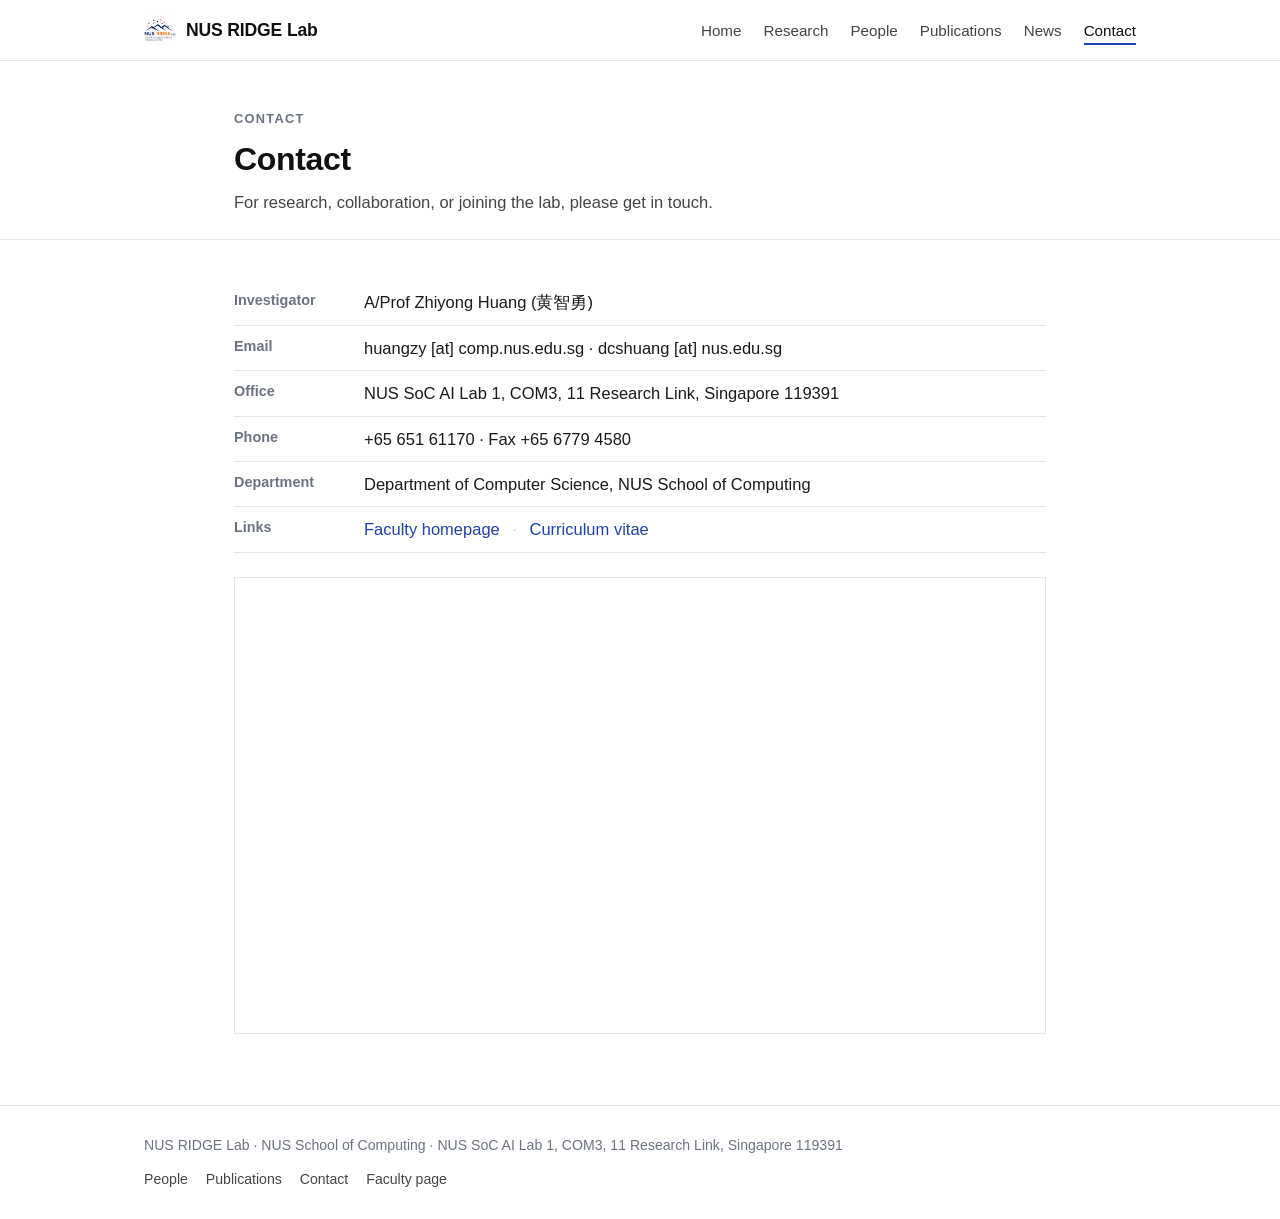
<file: contact.html>
<!DOCTYPE html>
<html lang="en">
<head>
  <meta charset="UTF-8">
  <meta name="viewport" content="width=device-width, initial-scale=1.0">
  <title>Contact — NUS RIDGE Lab</title>
  <meta name="description" content="Contact NUS RIDGE Lab at the NUS School of Computing.">
  <link rel="icon" type="image/png" href="assets/lab_logo.png">
  <link rel="stylesheet" href="css/style.css">
</head>
<body>

  <header class="site-header">
    <nav class="nav">
      <a class="brand" href="index.html"><img class="brand-logo" src="assets/lab_logo.png" alt="NUS RIDGE Lab logo"><span>NUS RIDGE Lab</span></a>
      <button class="nav-toggle" aria-label="Toggle navigation">&#9776;</button>
      <ul class="nav-links">
        <li><a href="index.html">Home</a></li>
        <li><a href="research.html">Research</a></li>
        <li><a href="people.html">People</a></li>
        <li><a href="publications.html">Publications</a></li>
        <li><a href="news.html">News</a></li>
        <li><a href="contact.html">Contact</a></li>
      </ul>
    </nav>
  </header>

  <div class="masthead">
    <div class="container">
      <div class="kicker">Contact</div>
      <h1>Contact</h1>
      <p>For research, collaboration, or joining the lab, please get in touch.</p>
    </div>
  </div>

  <main>
    <div class="container">

      <section>
        <table class="contact-table">
          <tr>
            <th>Investigator</th>
            <td>A/Prof Zhiyong Huang (黄智勇)</td>
          </tr>
          <tr>
            <th>Email</th>
            <td>huangzy [at] comp.nus.edu.sg &middot; dcshuang [at] nus.edu.sg</td>
          </tr>
          <tr>
            <th>Office</th>
            <td>NUS SoC AI Lab 1, COM3, 11 Research Link, Singapore 119391</td>
          </tr>
          <tr>
            <th>Phone</th>
            <td>+65 651 61170 &middot; Fax +65 6779 4580</td>
          </tr>
          <tr>
            <th>Department</th>
            <td>Department of Computer Science, NUS School of Computing</td>
          </tr>
          <tr>
            <th>Links</th>
            <td>
              <a href="https://www.comp.nus.edu.sg/~huangzy/" target="_blank" rel="noopener">Faculty homepage</a>
              <span class="sep">&middot;</span>
              <a href="https://www.comp.nus.edu.sg/~huangzy/Zhiyong_CV_Nov_2025.pdf" target="_blank" rel="noopener">Curriculum vitae</a>
            </td>
          </tr>
        </table>

        <iframe
          class="map-embed"
          src="https://www.google.com/maps?q=COM3,+11+Research+Link,+Singapore+119391&output=embed"
          loading="lazy"
          referrerpolicy="no-referrer-when-downgrade"
          title="NUS School of Computing location"></iframe>
      </section>

    </div>
  </main>

  <footer class="site-footer">
    <div class="footer-inner">
      <div>NUS RIDGE Lab &middot; NUS School of Computing &middot; NUS SoC AI Lab 1, COM3, 11 Research Link, Singapore 119391</div>
      <div class="footer-links">
        <a href="people.html">People</a>
        <a href="publications.html">Publications</a>
        <a href="contact.html">Contact</a>
        <a href="https://www.comp.nus.edu.sg/~huangzy/" target="_blank" rel="noopener">Faculty page</a>
      </div>
    </div>
  </footer>

  <script src="js/main.js"></script>
</body>
</html>
</file>
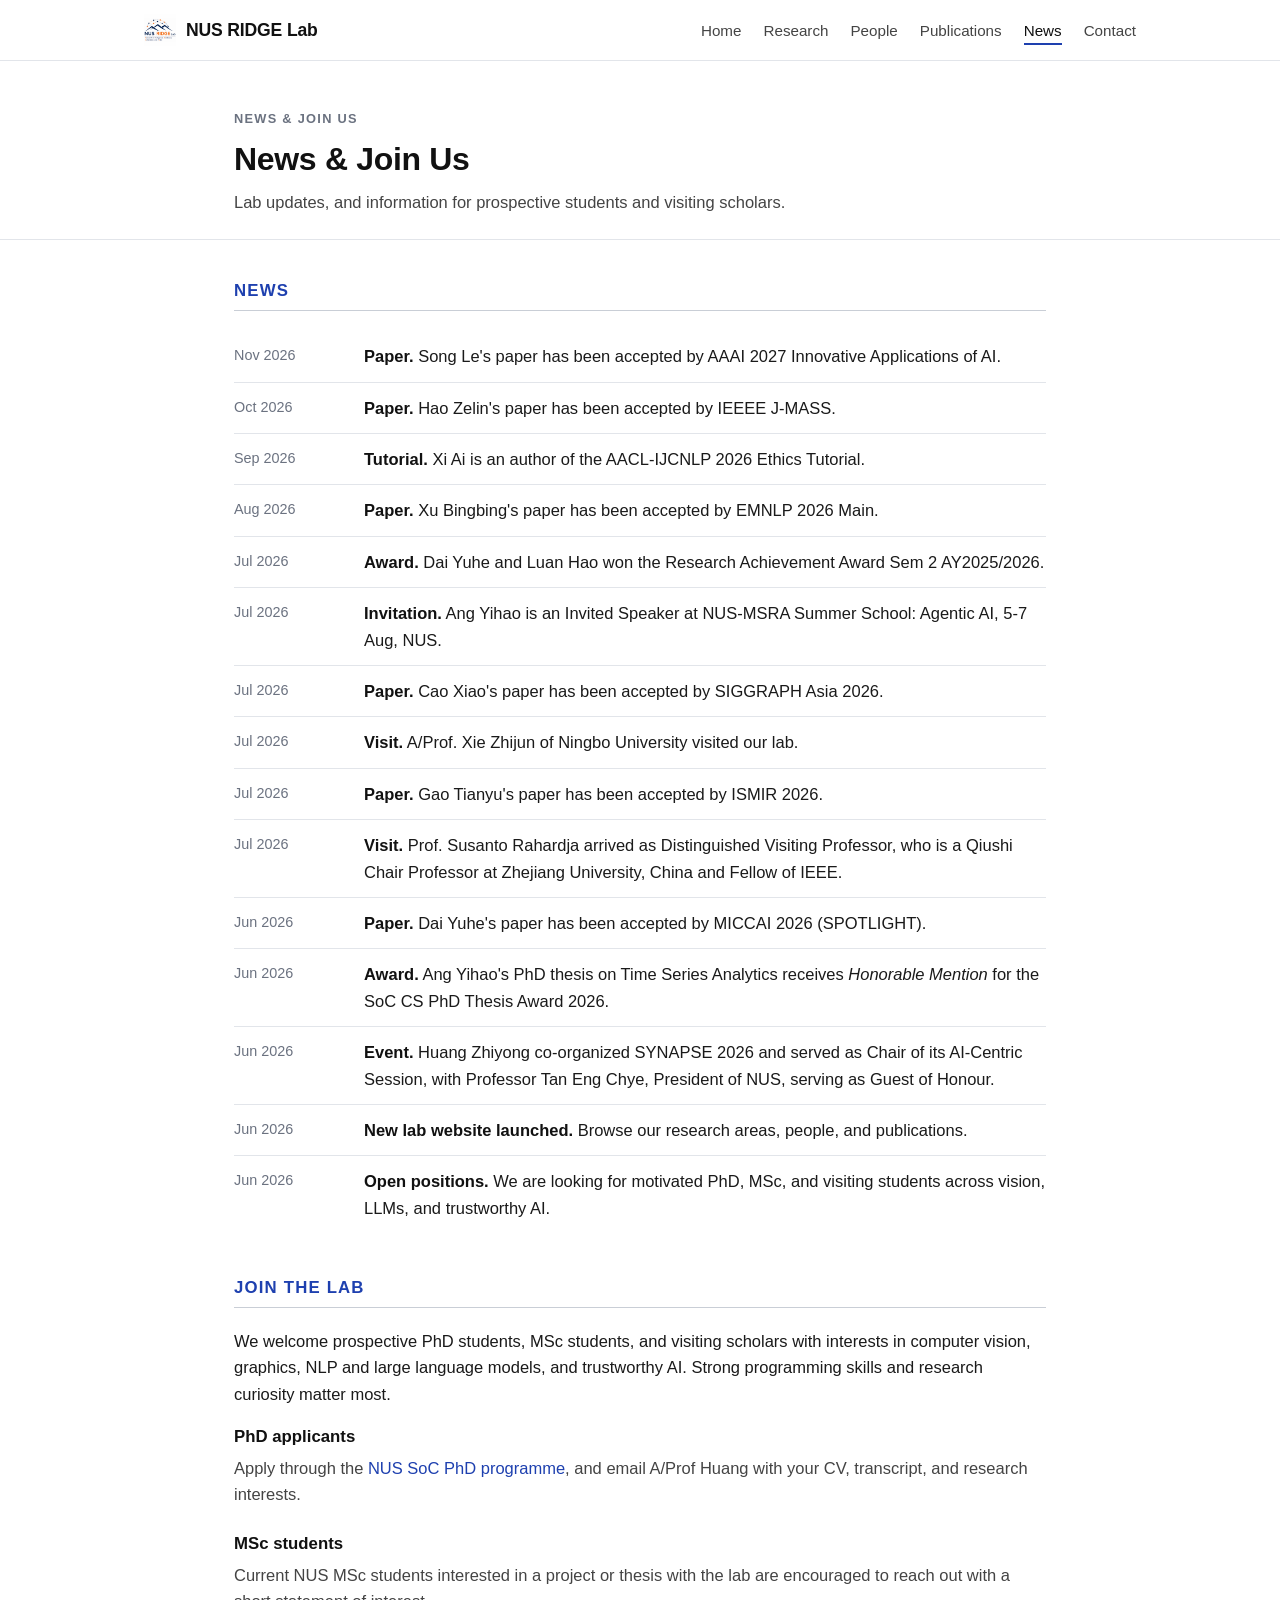
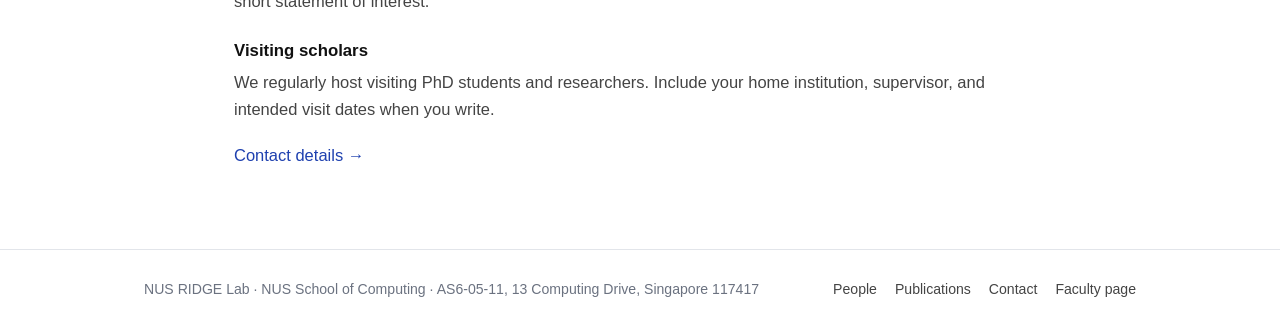
<file: news.html>
<!DOCTYPE html>
<html lang="en">
<head>
  <meta charset="UTF-8">
  <meta name="viewport" content="width=device-width, initial-scale=1.0">
  <title>News &amp; Join Us — NUS RIDGE Lab</title>
  <meta name="description" content="Latest news from NUS RIDGE Lab and information for prospective students.">
  <link rel="icon" type="image/png" href="assets/lab_logo.png">
  <link rel="stylesheet" href="css/style.css">
</head>
<body>

  <header class="site-header">
    <nav class="nav">
      <a class="brand" href="index.html"><img class="brand-logo" src="assets/lab_logo.png" alt="NUS RIDGE Lab logo"><span>NUS RIDGE Lab</span></a>
      <button class="nav-toggle" aria-label="Toggle navigation">&#9776;</button>
      <ul class="nav-links">
        <li><a href="index.html">Home</a></li>
        <li><a href="research.html">Research</a></li>
        <li><a href="people.html">People</a></li>
        <li><a href="publications.html">Publications</a></li>
        <li><a href="news.html">News</a></li>
        <li><a href="contact.html">Contact</a></li>
      </ul>
    </nav>
  </header>

  <div class="masthead">
    <div class="container">
      <div class="kicker">News &amp; Join Us</div>
      <h1>News &amp; Join Us</h1>
      <p>Lab updates, and information for prospective students and visiting scholars.</p>
    </div>
  </div>

  <main>
    <div class="container">

      <section>
        <h2 class="section-title">News</h2>
        <ul class="news-list">
          <li>
            <span class="date">Nov 2026</span>
            <span class="what"><strong>Paper.</strong> Song Le's paper has been accepted by AAAI 2027 Innovative Applications of AI. </span>
          </li>
          <li>
            <span class="date">Oct 2026</span>
            <span class="what"><strong>Paper.</strong> Hao Zelin's paper has been accepted by IEEEE J-MASS. </span>
          </li>
          <li>
            <span class="date">Sep 2026</span>
            <span class="what"><strong>Tutorial.</strong> Xi Ai is an author of the AACL-IJCNLP 2026 Ethics Tutorial. </span>
          </li>
          <li>
            <span class="date">Aug 2026</span>
            <span class="what"><strong>Paper.</strong> Xu Bingbing's paper has been accepted by EMNLP 2026 Main. </span>
          </li>
          <li>
            <span class="date">Jul 2026</span>
            <span class="what"><strong>Award.</strong> Dai Yuhe and Luan Hao won the Research Achievement Award Sem 2 AY2025/2026. </span>
          </li>
          <li>
            <span class="date">Jul 2026</span>
            <span class="what"><strong>Invitation.</strong> Ang Yihao is an Invited Speaker at NUS-MSRA Summer School: Agentic AI, 5-7 Aug, NUS. </span>
          </li>
          <li>
            <span class="date">Jul 2026</span>
            <span class="what"><strong>Paper.</strong> Cao Xiao's paper has been accepted by SIGGRAPH Asia 2026. </span>
          </li>
          <li>
            <span class="date">Jul 2026</span>
            <span class="what"><strong>Visit.</strong> A/Prof. Xie Zhijun of Ningbo University visited our lab. </span>
          </li>
          <li>
            <span class="date">Jul 2026</span>
            <span class="what"><strong>Paper.</strong> Gao Tianyu's paper has been accepted by ISMIR 2026. </span>
          </li>
          <li>
            <span class="date">Jul 2026</span>
            <span class="what"><strong>Visit.</strong> Prof. Susanto Rahardja arrived as Distinguished Visiting Professor, who is a Qiushi Chair Professor at Zhejiang University, China and Fellow of IEEE. </span>
          </li>
          <li>
            <span class="date">Jun 2026</span>
            <span class="what"><strong>Paper.</strong> Dai Yuhe's paper has been accepted by MICCAI 2026 (SPOTLIGHT). </span>
          </li>
          <li>
            <span class="date">Jun 2026</span>
            <span class="what"><strong>Award.</strong> Ang Yihao's PhD thesis on Time Series Analytics receives <em>Honorable Mention</em> for the SoC CS PhD Thesis Award 2026.</span>
          </li>
          <li>
            <span class="date">Jun 2026</span>
            <span class="what"><strong>Event.</strong> Huang Zhiyong co-organized SYNAPSE 2026 and served as Chair of its AI-Centric Session, with Professor Tan Eng Chye, President of NUS,  serving as Guest of Honour. </span>
          </li>
          <li>
            <span class="date">Jun 2026</span>
            <span class="what"><strong>New lab website launched.</strong> Browse our research areas, people, and publications.</span>
          </li>
          <li>
            <span class="date">Jun 2026</span>
            <span class="what"><strong>Open positions.</strong> We are looking for motivated PhD, MSc, and visiting students across vision, LLMs, and trustworthy AI.</span>
          </li>
        </ul>
      </section>

      <section>
        <h2 class="section-title">Join the lab</h2>
        <p>
          We welcome prospective PhD students, MSc students, and visiting scholars with interests
          in computer vision, graphics, NLP and large language models, and trustworthy AI. Strong
          programming skills and research curiosity matter most.
        </p>
        <dl class="def-list">
          <dt>PhD applicants</dt>
          <dd>Apply through the <a href="https://www.comp.nus.edu.sg/programmes/pg/phdcs/" target="_blank" rel="noopener">NUS SoC PhD programme</a>, and email A/Prof Huang with your CV, transcript, and research interests.</dd>

          <dt>MSc students</dt>
          <dd>Current NUS MSc students interested in a project or thesis with the lab are encouraged to reach out with a short statement of interest.</dd>

          <dt>Visiting scholars</dt>
          <dd>We regularly host visiting PhD students and researchers. Include your home institution, supervisor, and intended visit dates when you write.</dd>
        </dl>
        <p style="margin-top:1.2em;"><a href="contact.html">Contact details &rarr;</a></p>
      </section>

    </div>
  </main>

  <footer class="site-footer">
    <div class="footer-inner">
      <div>NUS RIDGE Lab &middot; NUS School of Computing &middot; AS6-05-11, 13 Computing Drive, Singapore 117417</div>
      <div class="footer-links">
        <a href="people.html">People</a>
        <a href="publications.html">Publications</a>
        <a href="contact.html">Contact</a>
        <a href="https://www.comp.nus.edu.sg/~huangzy/" target="_blank" rel="noopener">Faculty page</a>
      </div>
    </div>
  </footer>

  <script src="js/main.js"></script>
</body>
</html>
</file>
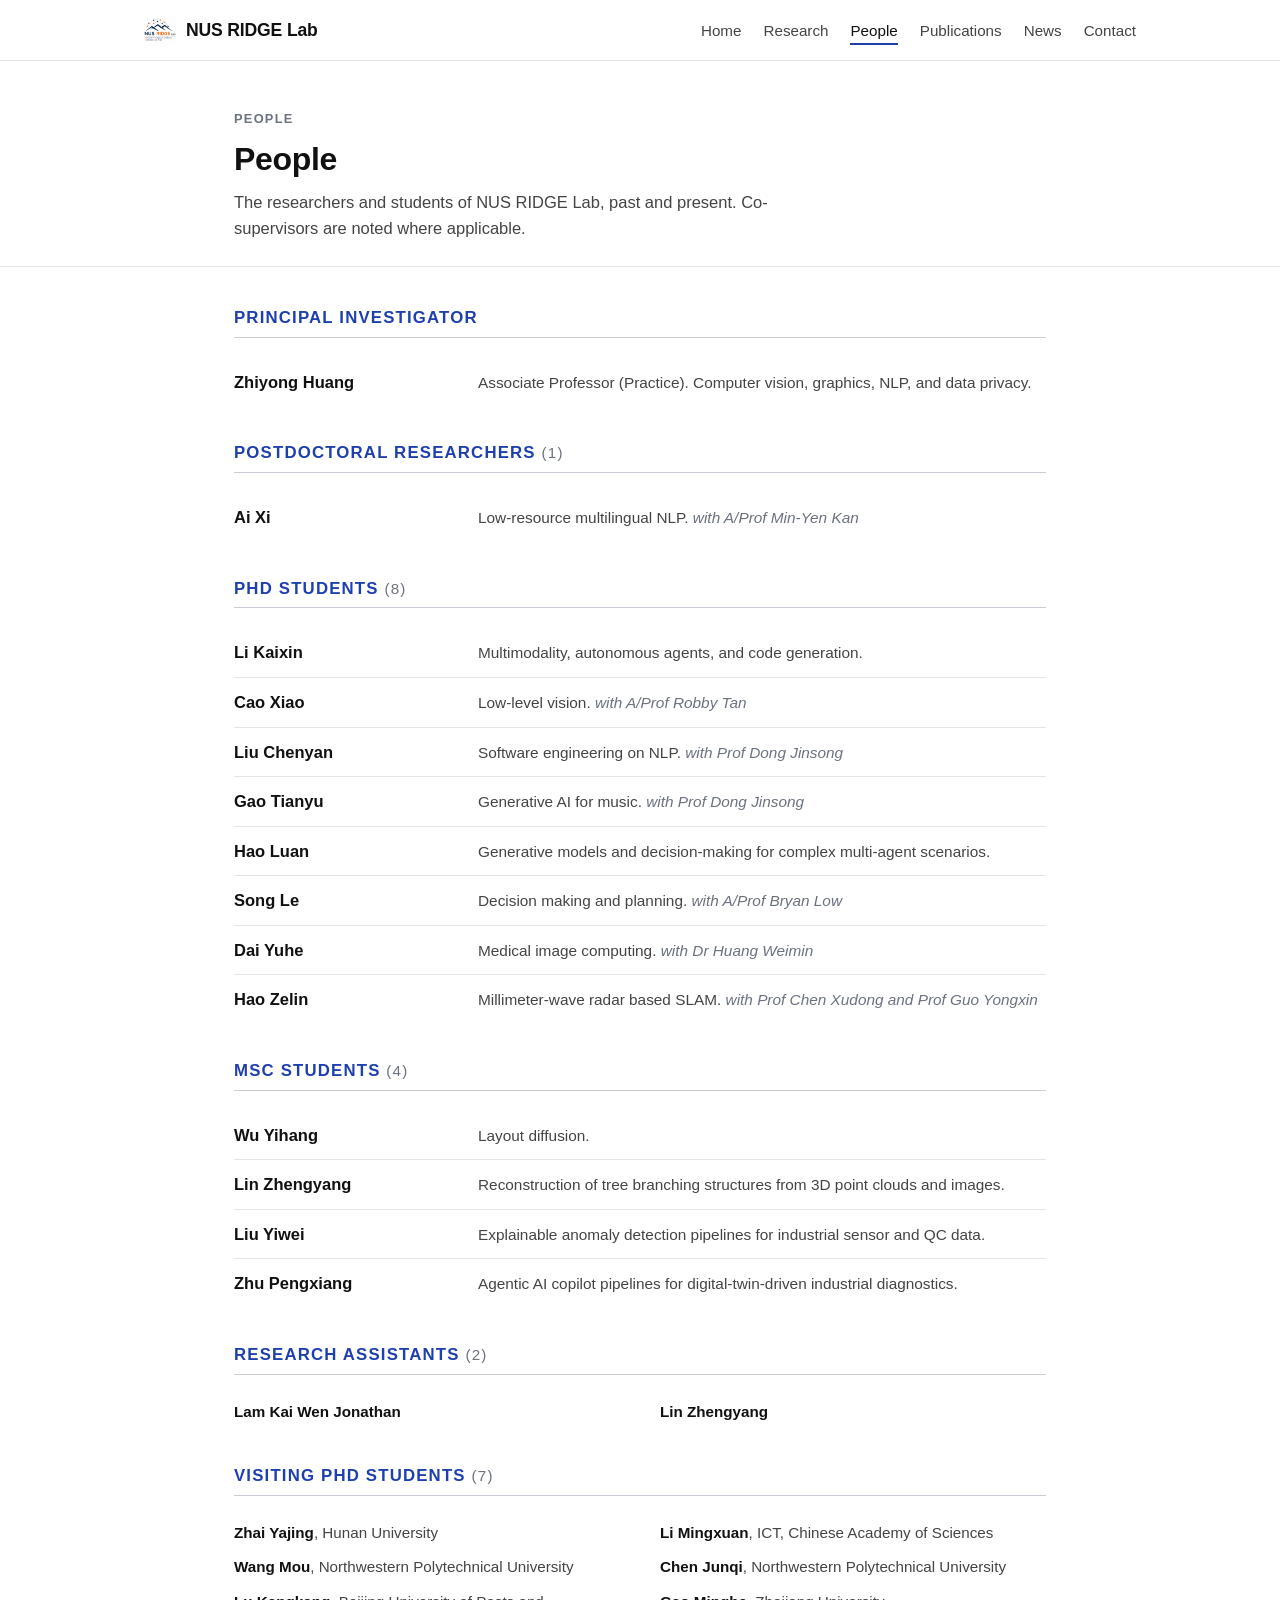
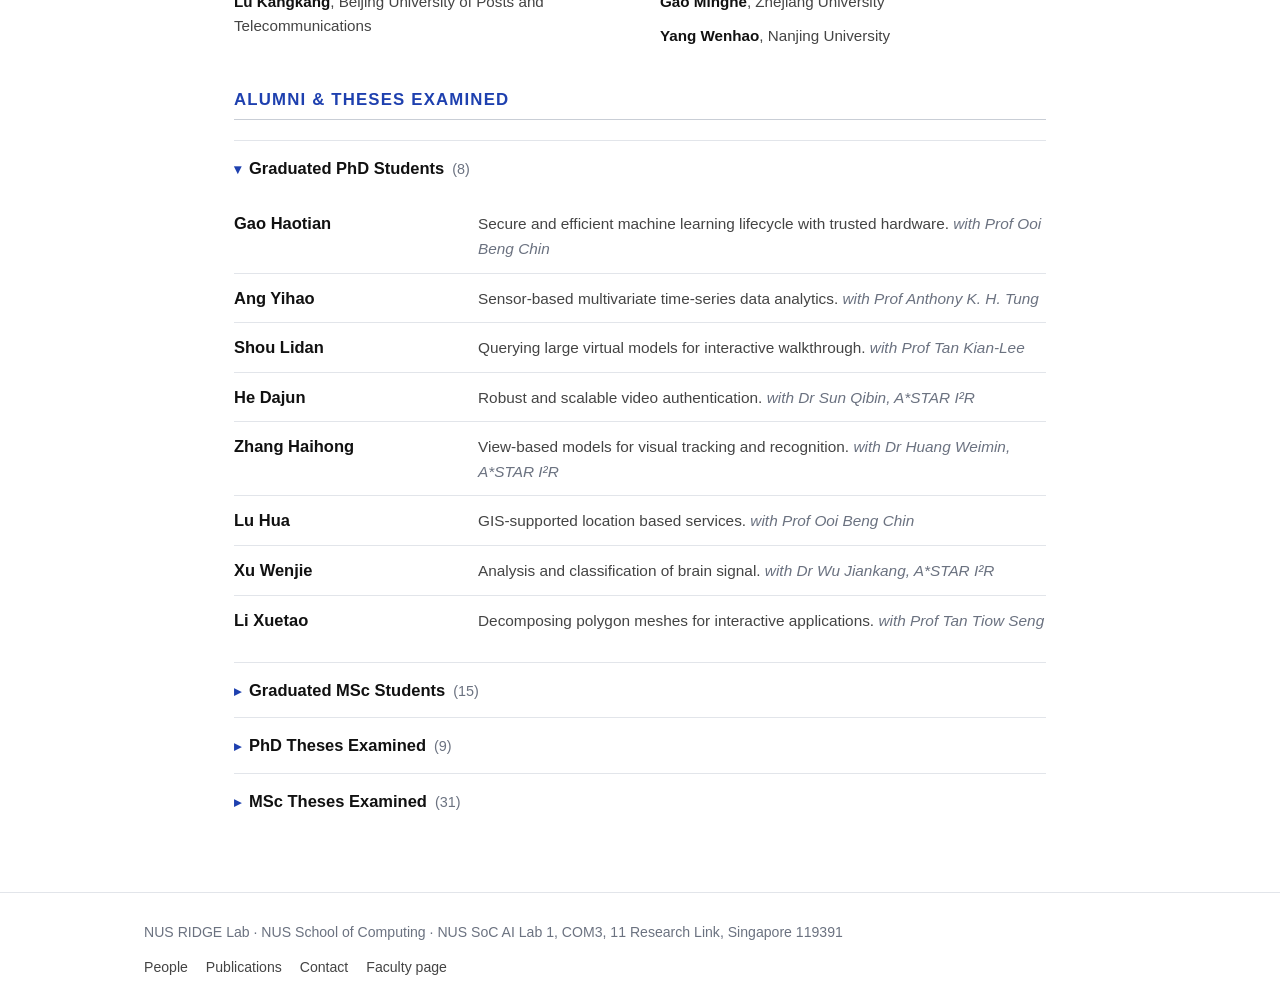
<file: people.html>
<!DOCTYPE html>
<html lang="en">
<head>
  <meta charset="UTF-8">
  <meta name="viewport" content="width=device-width, initial-scale=1.0">
  <title>People — NUS RIDGE Lab</title>
  <meta name="description" content="Members of NUS RIDGE Lab: principal investigator, postdocs, PhD and MSc students, visiting scholars, and alumni.">
  <link rel="icon" type="image/png" href="assets/lab_logo.png">
  <link rel="stylesheet" href="css/style.css">
</head>
<body>

  <header class="site-header">
    <nav class="nav">
      <a class="brand" href="index.html"><img class="brand-logo" src="assets/lab_logo.png" alt="NUS RIDGE Lab logo"><span>NUS RIDGE Lab</span></a>
      <button class="nav-toggle" aria-label="Toggle navigation">&#9776;</button>
      <ul class="nav-links">
        <li><a href="index.html">Home</a></li>
        <li><a href="research.html">Research</a></li>
        <li><a href="people.html">People</a></li>
        <li><a href="publications.html">Publications</a></li>
        <li><a href="news.html">News</a></li>
        <li><a href="contact.html">Contact</a></li>
      </ul>
    </nav>
  </header>

  <div class="masthead">
    <div class="container">
      <div class="kicker">People</div>
      <h1>People</h1>
      <p>The researchers and students of NUS RIDGE Lab, past and present. Co-supervisors are noted where applicable.</p>
    </div>
  </div>

  <main>
    <div class="container">

      <section class="people-section">
        <h2 class="section-title">Principal Investigator</h2>
        <ul class="roster">
          <li>
            <span class="who"><a href="https://www.comp.nus.edu.sg/~huangzy/" target="_blank" rel="noopener">Zhiyong Huang</a></span>
            <span class="detail">Associate Professor (Practice). Computer vision, graphics, NLP, and data privacy.</span>
          </li>
        </ul>
      </section>

      <section class="people-section">
        <h2 class="section-title">Postdoctoral Researchers <span class="count">(1)</span></h2>
        <ul class="roster">
          <li>
            <span class="who"><a href="https://openreview.net/profile?id=~Xi_Ai1" target="_blank" rel="noopener">Ai Xi</a></span>
            <span class="detail">Low-resource multilingual NLP. <span class="cosup">with A/Prof Min-Yen Kan</span></span>
          </li>
        </ul>
      </section>

      <section class="people-section">
        <h2 class="section-title">PhD Students <span class="count">(8)</span></h2>
        <ul class="roster">
          <li>
            <span class="who"><a href="https://likaixin2000.github.io/" target="_blank" rel="noopener">Li Kaixin</a></span>
            <span class="detail">Multimodality, autonomous agents, and code generation.</span>
          </li>
          <li>
            <span class="who"><a href="https://scholar.google.com/citations?user=32YQHCIAAAAJ&hl=en" target="_blank" rel="noopener">Cao Xiao</a></span>
            <span class="detail">Low-level vision. <span class="cosup">with A/Prof Robby Tan</span></span>
          </li>
          <li>
            <span class="who"><a href="https://chenyan1999.github.io/" target="_blank" rel="noopener">Liu Chenyan</a></span>
            <span class="detail">Software engineering on NLP. <span class="cosup">with Prof Dong Jinsong</span></span>
          </li>
          <li>
            <span class="who"><a href="https://openreview.net/profile?id=~Tianyu_Gao3" target="_blank" rel="noopener">Gao Tianyu</a></span>
            <span class="detail">Generative AI for music. <span class="cosup">with Prof Dong Jinsong</span></span>
          </li>
          <li>
            <span class="who"><a href="https://www.comp.nus.edu.sg/~haoluan/" target="_blank" rel="noopener">Hao Luan</a></span>
            <span class="detail">Generative models and decision-making for complex multi-agent scenarios.</span>
          </li>
          <li>
            <span class="who">Song Le</span>
            <span class="detail">Decision making and planning. <span class="cosup">with A/Prof Bryan Low</span></span>
          </li>
          <li>
            <span class="who">Dai Yuhe</span>
            <span class="detail">Medical image computing. <span class="cosup">with Dr Huang Weimin</span></span>
          </li>
          <li>
            <span class="who">Hao Zelin</span>
            <span class="detail">Millimeter-wave radar based SLAM. <span class="cosup">with Prof Chen Xudong and Prof Guo Yongxin</span></span>
          </li>
        </ul>
      </section>

      <section class="people-section">
        <h2 class="section-title">MSc Students <span class="count">(4)</span></h2>
        <ul class="roster">
          <li>
            <span class="who">Wu Yihang</span>
            <span class="detail">Layout diffusion.</span>
          </li>
          <li>
            <span class="who">Lin Zhengyang</span>
            <span class="detail">Reconstruction of tree branching structures from 3D point clouds and images.</span>
          </li>
          <li>
            <span class="who">Liu Yiwei</span>
            <span class="detail">Explainable anomaly detection pipelines for industrial sensor and QC data.</span>
          </li>
          <li>
            <span class="who">Zhu Pengxiang</span>
            <span class="detail">Agentic AI copilot pipelines for digital-twin-driven industrial diagnostics.</span>
          </li>
        </ul>
      </section>

      <section class="people-section">
        <h2 class="section-title">Research Assistants <span class="count">(2)</span></h2>
        <ul class="namelist">
          <li><span class="who">Lam Kai Wen Jonathan </span></li>
          <li><span class="who">Lin Zhengyang </span></li>
        </ul>
      </section>
      
      <section class="people-section">
        <h2 class="section-title">Visiting PhD Students <span class="count">(7)</span></h2>
        <ul class="namelist">
          <li><span class="who">Zhai Yajing</span>, Hunan University</li>
          <li><span class="who">Wang Mou</span>, Northwestern Polytechnical University</li>
          <li><span class="who">Lu Kangkang</span>, Beijing University of Posts and Telecommunications</li>
          <li><span class="who">Li Mingxuan</span>, ICT, Chinese Academy of Sciences</li>
          <li><span class="who">Chen Junqi</span>, Northwestern Polytechnical University</li>
          <li><span class="who">Gao Minghe</span>, Zhejiang University</li>
          <li><span class="who">Yang Wenhao</span>, Nanjing University</li>
        </ul>
      </section>

      <section class="people-section">
        <h2 class="section-title">Alumni &amp; Theses Examined</h2>

        <details class="disclosure" open>
          <summary>Graduated PhD Students <span class="count">(8)</span></summary>
          <div class="disclosure-body">
            <ul class="roster">
              <li>
                <span class="who"><a href="https://gaoht-cs.github.io" target="_blank" rel="noopener">Gao Haotian</a></span>
                <span class="detail">Secure and efficient machine learning lifecycle with trusted hardware. <span class="cosup">with Prof Ooi Beng Chin</span></span>
              </li>
              <li>
                <span class="who"><a href="https://openreview.net/profile?id=~Yihao_Ang1" target="_blank" rel="noopener">Ang Yihao</a></span>
                <span class="detail">Sensor-based multivariate time-series data analytics. <span class="cosup">with Prof Anthony K. H. Tung</span></span>
              </li>
              <li>
                <span class="who"><a href="https://person.zju.edu.cn/en/should" target="_blank" rel="noopener">Shou Lidan</a></span>
                <span class="detail">Querying large virtual models for interactive walkthrough. <span class="cosup">with Prof Tan Kian-Lee</span></span>
              </li>
              <li>
                <span class="who"><a href="https://www.bloomberg.com/profile/person/20131458" target="_blank" rel="noopener">He Dajun</a></span>
                <span class="detail">Robust and scalable video authentication. <span class="cosup">with Dr Sun Qibin, A*STAR I&sup2;R</span></span>
              </li>
              <li>
                <span class="who"><a href="https://openreview.net/profile?id=~Haihong_Zhang1" target="_blank" rel="noopener">Zhang Haihong</a></span>
                <span class="detail">View-based models for visual tracking and recognition. <span class="cosup">with Dr Huang Weimin, A*STAR I&sup2;R</span></span>
              </li>
              <li>
                <span class="who"><a href="https://vbn.aau.dk/en/persons/luhua/" target="_blank" rel="noopener">Lu Hua</a></span>
                <span class="detail">GIS-supported location based services. <span class="cosup">with Prof Ooi Beng Chin</span></span>
              </li>
              <li>
                <span class="who">Xu Wenjie</span>
                <span class="detail">Analysis and classification of brain signal. <span class="cosup">with Dr Wu Jiankang, A*STAR I&sup2;R</span></span>
              </li>
              <li>
                <span class="who"><a href="https://www.linkedin.com/in/lixuetao/" target="_blank" rel="noopener">Li Xuetao</a></span>
                <span class="detail">Decomposing polygon meshes for interactive applications. <span class="cosup">with Prof Tan Tiow Seng</span></span>
              </li>
            </ul>
          </div>
        </details>

        <details class="disclosure">
          <summary>Graduated MSc Students <span class="count">(15)</span></summary>
          <div class="disclosure-body">
            <ul class="roster">
              <li><span class="who">Lao Guoyin</span><span class="detail">Super-resolution on luggage X-ray inspection images.</span></li>
              <li><span class="who">Wang Kai</span><span class="detail">Mountainous terrain generation using deep generative networks.</span></li>
              <li><span class="who">Liu Sujin</span><span class="detail">Rapid interactive 3D modelling from only one image.</span></li>
              <li><span class="who">Koh Chuan Koon</span><span class="detail">3D modeling and real-time animation of human hair.</span></li>
              <li><span class="who">Akanksha</span><span class="detail">Visualization of animation databases supporting motion and model reuse.</span></li>
              <li><span class="who">Conrado Del Rosario Ruiz Jr</span><span class="detail">Reusing animations in databases for multimedia presentations.</span></li>
              <li><span class="who">Wang Hao</span><span class="detail">Collaborative and interactive room design on the web.</span></li>
              <li><span class="who">Wang Qiushi</span><span class="detail">Simulated illumination for building design based on radiosity. <span class="cosup">with Prof Teh Hung China</span></span></li>
              <li><span class="who">Ji Xiaowen</span><span class="detail">Content-based image retrieval using stochastic paintbrush transformation.</span></li>
              <li><span class="who">Liang Wenqi</span><span class="detail">An enhanced framework on hair modeling and real-time animation.</span></li>
              <li><span class="who">Xu Rong</span><span class="detail">A new approach to developing compliance-checking systems.</span></li>
              <li><span class="who">Chen Chen</span><span class="detail">Progressive transmission and rendering of foveated volume data.</span></li>
              <li><span class="who">Guo Shuqiao</span><span class="detail">Indexing for moving objects. <span class="cosup">with Prof Ooi Beng Chin</span></span></li>
              <li><span class="who">Lin Yu</span><span class="detail">Asymmetric active appearance model in global-plus-local strategy. <span class="cosup">with Prof Chen Yuzhong</span></span></li>
              <li><span class="who">Peng Nan</span><span class="detail">Medical image registration.</span></li>
            </ul>
          </div>
        </details>

        <details class="disclosure">
          <summary>PhD Theses Examined <span class="count">(9)</span></summary>
          <div class="disclosure-body">
            <ul class="namelist">
              <li><span class="who">Hou Zujun</span>, noise reduction and edge detection</li>
              <li><span class="who">Loo Poh Kok</span>, document image processing</li>
              <li><span class="who">Zhang Zheng</span>, document image restoration</li>
              <li><span class="who">Zhao Yonghong</span>, component-based morphing</li>
              <li><span class="who">Yuan Bo</span>, skew estimation for document images</li>
              <li><span class="who">Zhou Xiaoming</span>, iconic pictorial database system</li>
              <li><span class="who">Namunu Chinthaka Maddage</span>, music structure analysis</li>
              <li><span class="who">Sujoy Roy</span>, watermarking techniques</li>
              <li><span class="who">Lin Dan</span>, indexing and querying moving objects</li>
            </ul>
          </div>
        </details>

        <details class="disclosure">
          <summary>MSc Theses Examined <span class="count">(31)</span></summary>
          <div class="disclosure-body">
            <ul class="namelist">
              <li><span class="who">Arivoli Chanakkia Cholan</span>, road modeling from satellite images</li>
              <li><span class="who">Chong Ket Fah</span>, collision detection with model simplification</li>
              <li><span class="who">Dong Shujie</span>, indexing moving objects</li>
              <li><span class="who">Fu Lan</span>, document image stitching</li>
              <li><span class="who">Guo Xinyu</span>, temporal registration of retinal vessels</li>
              <li><span class="who">Hady Gunawan</span>, watermarking in digital cinema</li>
              <li><span class="who">Hu Jing</span>, KNN and skyjoin queries</li>
              <li><span class="who">Hu Nan</span>, head pose estimation</li>
              <li><span class="who">Ji Yi</span>, video features for video-audio mixing</li>
              <li><span class="who">Jin Duo</span>, visual cryptography</li>
              <li><span class="who">Khoo Yong Bing</span>, VR and collaborative learning</li>
              <li><span class="who">Kong Wai</span>, 3D dynamic scene classification</li>
              <li><span class="who">Liu Yi</span>, intelligent pedagogical agents</li>
              <li><span class="who">Meera Gajanan Nayak</span>, music synthesis for home videos</li>
              <li><span class="who">Ng Chu Ming</span>, non-regular architectural forms</li>
              <li><span class="who">Ouyang Xin</span>, surface modeling with line segments</li>
              <li><span class="who">Pan Xiaolin</span>, secure mobile agents</li>
              <li><span class="who">Sun Haiping</span>, semantic soccer video analysis</li>
              <li><span class="who">T.M.A. Mohamed Riaz Mohideen</span>, rain droplets on a windshield</li>
              <li><span class="who">Wang Dehong</span>, semantic concept detection</li>
              <li><span class="who">Wang Hua</span>, workspace awareness in distributed learning</li>
              <li><span class="who">Wang Xiaoying</span>, Chinese calligraphy generation</li>
              <li><span class="who">Wang Zhengjia</span>, brain tumor detection from 3D MRI</li>
              <li><span class="who">Wei Jie</span>, term association rules for query expansion</li>
              <li><span class="who">Wen Conghua</span>, texture synthesis with tiles</li>
              <li><span class="who">Wong Lai Kuan</span>, immersive networked virtual environments</li>
              <li><span class="who">Xiao Yongguan</span>, feature-based surface decomposition</li>
              <li><span class="who">Xie Zhao</span>, collaborative CAE design</li>
              <li><span class="who">Yang Yue Xiang</span>, three-dimensional packing problem</li>
              <li><span class="who">Yiong Yew Seong</span>, similarity measure for 3D models</li>
              <li><span class="who">Zhang Jie</span>, name card image enhancement</li>
              <li><span class="who">Zhang Xia</span>, rendering of large-scale prairie</li>
              <li><span class="who">Zhou Hong</span>, distributed system for engineering design</li>
              <li><span class="who">Zhou Xiaoming</span>, intelligent image retrieval</li>
              <li><span class="who">Zhou Zhicheng</span>, watermarking robust to print-and-scan</li>
            </ul>
          </div>
        </details>
      </section>

    </div>
  </main>

  <footer class="site-footer">
    <div class="footer-inner">
      <div>NUS RIDGE Lab &middot; NUS School of Computing &middot; NUS SoC AI Lab 1, COM3, 11 Research Link, Singapore 119391</div>
      <div class="footer-links">
        <a href="people.html">People</a>
        <a href="publications.html">Publications</a>
        <a href="contact.html">Contact</a>
        <a href="https://www.comp.nus.edu.sg/~huangzy/" target="_blank" rel="noopener">Faculty page</a>
      </div>
    </div>
  </footer>

  <script src="js/main.js"></script>
</body>
</html>
</file>
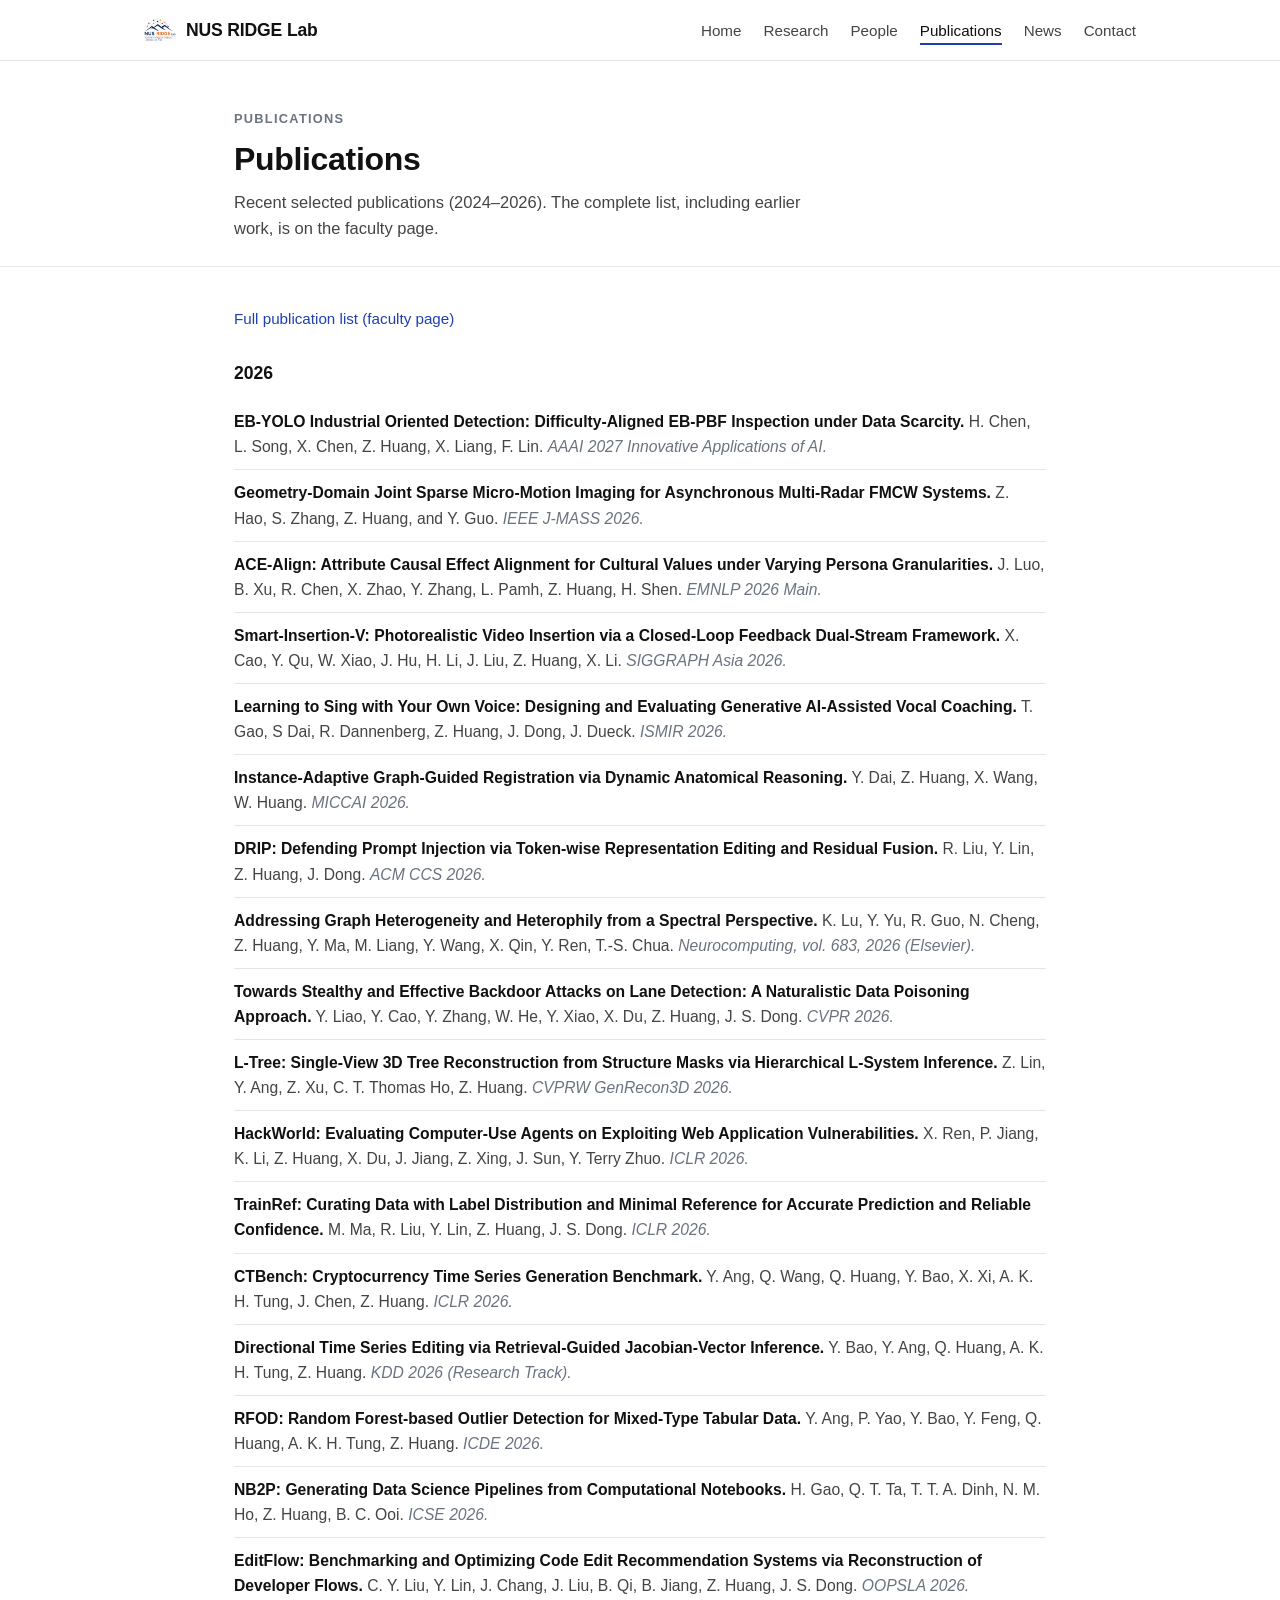
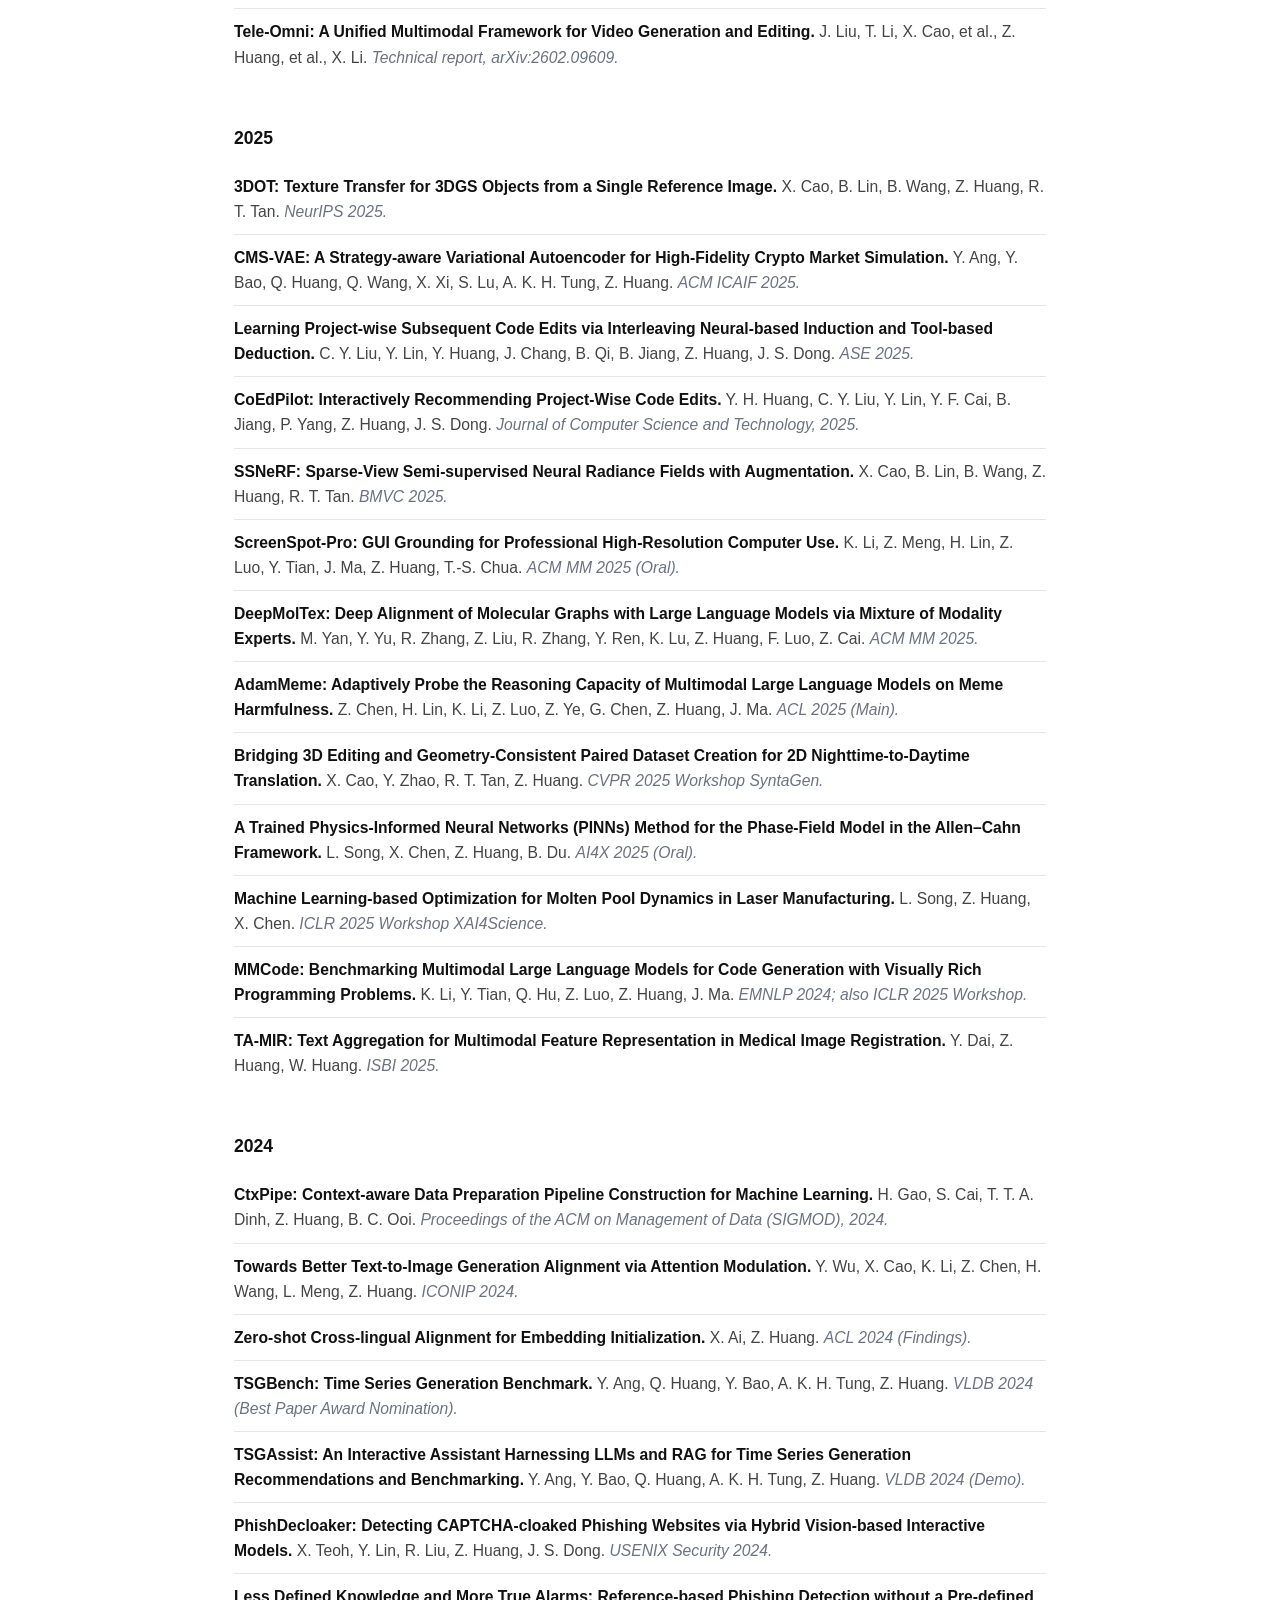
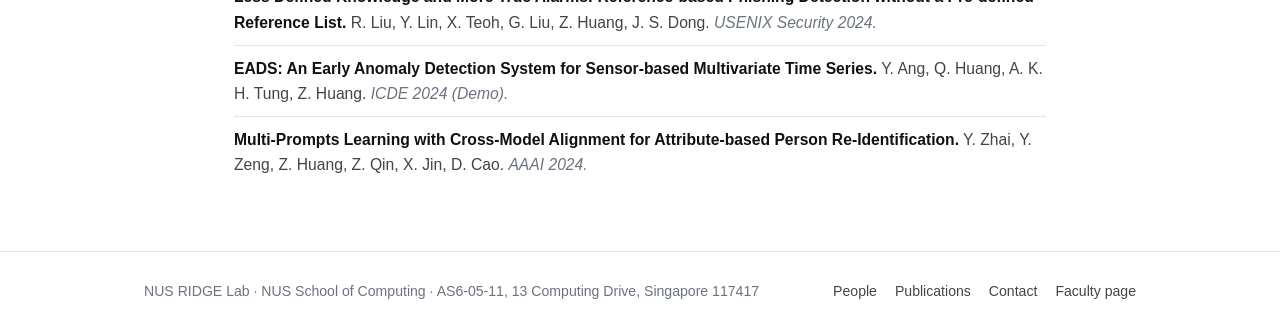
<file: publications.html>
<!DOCTYPE html>
<html lang="en">
<head>
  <meta charset="UTF-8">
  <meta name="viewport" content="width=device-width, initial-scale=1.0">
  <title>Publications — NUS RIDGE Lab</title>
  <meta name="description" content="Recent publications (2024–2026) from NUS RIDGE Lab, NUS School of Computing.">
  <link rel="icon" type="image/png" href="assets/lab_logo.png">
  <link rel="stylesheet" href="css/style.css">
</head>
<body>

  <header class="site-header">
    <nav class="nav">
      <a class="brand" href="index.html"><img class="brand-logo" src="assets/lab_logo.png" alt="NUS RIDGE Lab logo"><span>NUS RIDGE Lab</span></a>
      <button class="nav-toggle" aria-label="Toggle navigation">&#9776;</button>
      <ul class="nav-links">
        <li><a href="index.html">Home</a></li>
        <li><a href="research.html">Research</a></li>
        <li><a href="people.html">People</a></li>
        <li><a href="publications.html">Publications</a></li>
        <li><a href="news.html">News</a></li>
        <li><a href="contact.html">Contact</a></li>
      </ul>
    </nav>
  </header>

  <div class="masthead">
    <div class="container">
      <div class="kicker">Publications</div>
      <h1>Publications</h1>
      <p>Recent selected publications (2024&ndash;2026). The complete list, including earlier work, is on the faculty page.</p>
    </div>
  </div>

  <main>
    <div class="container">

      <p class="inline-links" style="margin-bottom:8px;">
        <a href="https://www.comp.nus.edu.sg/~huangzy/review/selectedPapers.htm" target="_blank" rel="noopener">Full publication list (faculty page)</a>
      </p>

      <section>
        <div class="pub-year">2026</div>
        <ul class="pub-list">
          <li>
            <span class="pub-title">EB-YOLO Industrial Oriented Detection: Difficulty-Aligned EB-PBF Inspection under Data Scarcity.</span>
            <span class="pub-authors"> H. Chen, L. Song, X. Chen, Z. Huang, X. Liang, F. Lin. </span>
            <span class="pub-venue">AAAI 2027 Innovative Applications of AI.</span>
          </li>
           <li>
            <span class="pub-title">Geometry-Domain Joint Sparse Micro-Motion Imaging for Asynchronous Multi-Radar FMCW Systems.</span>
            <span class="pub-authors"> Z. Hao, S. Zhang, Z. Huang, and Y. Guo. </span>
            <span class="pub-venue">IEEE J-MASS 2026.</span>
          </li>
          <li>
            <span class="pub-title">ACE-Align: Attribute Causal Effect Alignment for Cultural Values under Varying Persona Granularities.</span>
            <span class="pub-authors"> J. Luo, B. Xu, R. Chen, X. Zhao, Y. Zhang, L. Pamh, Z. Huang, H. Shen. </span>
            <span class="pub-venue">EMNLP 2026 Main.</span>
          </li>
          <li>
            <span class="pub-title">Smart-Insertion-V: Photorealistic Video Insertion via a Closed-Loop Feedback Dual-Stream Framework.</span>
            <span class="pub-authors"> X. Cao, Y. Qu, W. Xiao, J. Hu, H. Li, J. Liu, Z. Huang, X. Li. </span>
            <span class="pub-venue">SIGGRAPH Asia 2026.</span>
          </li>
           <li>
            <span class="pub-title">Learning to Sing with Your Own Voice: Designing and Evaluating Generative AI-Assisted Vocal Coaching.</span>
            <span class="pub-authors"> T. Gao, S Dai, R. Dannenberg, Z. Huang, J. Dong, J. Dueck. </span>
            <span class="pub-venue">ISMIR 2026.</span>
          </li>
          <li>
            <span class="pub-title">Instance-Adaptive Graph-Guided Registration via Dynamic Anatomical Reasoning.</span>
            <span class="pub-authors"> Y. Dai, Z. Huang, X. Wang, W. Huang. </span>
            <span class="pub-venue">MICCAI 2026.</span>
          </li>
          <li>
            <span class="pub-title">DRIP: Defending Prompt Injection via Token-wise Representation Editing and Residual Fusion.</span>
            <span class="pub-authors"> R. Liu, Y. Lin, Z. Huang, J. Dong. </span>
            <span class="pub-venue">ACM CCS 2026.</span>
          </li>
          <li>
            <span class="pub-title">Addressing Graph Heterogeneity and Heterophily from a Spectral Perspective.</span>
            <span class="pub-authors"> K. Lu, Y. Yu, R. Guo, N. Cheng, Z. Huang, Y. Ma, M. Liang, Y. Wang, X. Qin, Y. Ren, T.-S. Chua. </span>
            <span class="pub-venue">Neurocomputing, vol. 683, 2026 (Elsevier).</span>
          </li>
          <li>
            <span class="pub-title">Towards Stealthy and Effective Backdoor Attacks on Lane Detection: A Naturalistic Data Poisoning Approach.</span>
            <span class="pub-authors"> Y. Liao, Y. Cao, Y. Zhang, W. He, Y. Xiao, X. Du, Z. Huang, J. S. Dong. </span>
            <span class="pub-venue">CVPR 2026.</span>
          </li>
          <li>
            <span class="pub-title">L-Tree: Single-View 3D Tree Reconstruction from Structure Masks via Hierarchical L-System Inference.</span>
            <span class="pub-authors"> Z. Lin, Y. Ang, Z. Xu, C. T. Thomas Ho, Z. Huang. </span>
            <span class="pub-venue">CVPRW GenRecon3D 2026.</span>
          </li>
          <li>
            <span class="pub-title">HackWorld: Evaluating Computer-Use Agents on Exploiting Web Application Vulnerabilities.</span>
            <span class="pub-authors"> X. Ren, P. Jiang, K. Li, Z. Huang, X. Du, J. Jiang, Z. Xing, J. Sun, Y. Terry Zhuo. </span>
            <span class="pub-venue">ICLR 2026.</span>
          </li>
          <li>
            <span class="pub-title">TrainRef: Curating Data with Label Distribution and Minimal Reference for Accurate Prediction and Reliable Confidence.</span>
            <span class="pub-authors"> M. Ma, R. Liu, Y. Lin, Z. Huang, J. S. Dong. </span>
            <span class="pub-venue">ICLR 2026.</span>
          </li>
          <li>
            <span class="pub-title">CTBench: Cryptocurrency Time Series Generation Benchmark.</span>
            <span class="pub-authors"> Y. Ang, Q. Wang, Q. Huang, Y. Bao, X. Xi, A. K. H. Tung, J. Chen, Z. Huang. </span>
            <span class="pub-venue">ICLR 2026.</span>
          </li>
          <li>
            <span class="pub-title">Directional Time Series Editing via Retrieval-Guided Jacobian-Vector Inference.</span>
            <span class="pub-authors"> Y. Bao, Y. Ang, Q. Huang, A. K. H. Tung, Z. Huang. </span>
            <span class="pub-venue">KDD 2026 (Research Track).</span>
          </li>
          <li>
            <span class="pub-title">RFOD: Random Forest-based Outlier Detection for Mixed-Type Tabular Data.</span>
            <span class="pub-authors"> Y. Ang, P. Yao, Y. Bao, Y. Feng, Q. Huang, A. K. H. Tung, Z. Huang. </span>
            <span class="pub-venue">ICDE 2026.</span>
          </li>
          <li>
            <span class="pub-title">NB2P: Generating Data Science Pipelines from Computational Notebooks.</span>
            <span class="pub-authors"> H. Gao, Q. T. Ta, T. T. A. Dinh, N. M. Ho, Z. Huang, B. C. Ooi. </span>
            <span class="pub-venue">ICSE 2026.</span>
          </li>
          <li>
            <span class="pub-title">EditFlow: Benchmarking and Optimizing Code Edit Recommendation Systems via Reconstruction of Developer Flows.</span>
            <span class="pub-authors"> C. Y. Liu, Y. Lin, J. Chang, J. Liu, B. Qi, B. Jiang, Z. Huang, J. S. Dong. </span>
            <span class="pub-venue">OOPSLA 2026.</span>
          </li>
          <li>
            <span class="pub-title">Tele-Omni: A Unified Multimodal Framework for Video Generation and Editing.</span>
            <span class="pub-authors"> J. Liu, T. Li, X. Cao, et al., Z. Huang, et al., X. Li. </span>
            <span class="pub-venue">Technical report, arXiv:2602.09609.</span>
          </li>
        </ul>
      </section>

      <section>
        <div class="pub-year">2025</div>
        <ul class="pub-list">
          <li>
            <span class="pub-title">3DOT: Texture Transfer for 3DGS Objects from a Single Reference Image.</span>
            <span class="pub-authors"> X. Cao, B. Lin, B. Wang, Z. Huang, R. T. Tan. </span>
            <span class="pub-venue">NeurIPS 2025.</span>
          </li>
          <li>
            <span class="pub-title">CMS-VAE: A Strategy-aware Variational Autoencoder for High-Fidelity Crypto Market Simulation.</span>
            <span class="pub-authors"> Y. Ang, Y. Bao, Q. Huang, Q. Wang, X. Xi, S. Lu, A. K. H. Tung, Z. Huang. </span>
            <span class="pub-venue">ACM ICAIF 2025.</span>
          </li>
          <li>
            <span class="pub-title">Learning Project-wise Subsequent Code Edits via Interleaving Neural-based Induction and Tool-based Deduction.</span>
            <span class="pub-authors"> C. Y. Liu, Y. Lin, Y. Huang, J. Chang, B. Qi, B. Jiang, Z. Huang, J. S. Dong. </span>
            <span class="pub-venue">ASE 2025.</span>
          </li>
          <li>
            <span class="pub-title">CoEdPilot: Interactively Recommending Project-Wise Code Edits.</span>
            <span class="pub-authors"> Y. H. Huang, C. Y. Liu, Y. Lin, Y. F. Cai, B. Jiang, P. Yang, Z. Huang, J. S. Dong. </span>
            <span class="pub-venue">Journal of Computer Science and Technology, 2025.</span>
          </li>
          <li>
            <span class="pub-title">SSNeRF: Sparse-View Semi-supervised Neural Radiance Fields with Augmentation.</span>
            <span class="pub-authors"> X. Cao, B. Lin, B. Wang, Z. Huang, R. T. Tan. </span>
            <span class="pub-venue">BMVC 2025.</span>
          </li>
          <li>
            <span class="pub-title">ScreenSpot-Pro: GUI Grounding for Professional High-Resolution Computer Use.</span>
            <span class="pub-authors"> K. Li, Z. Meng, H. Lin, Z. Luo, Y. Tian, J. Ma, Z. Huang, T.-S. Chua. </span>
            <span class="pub-venue">ACM MM 2025 (Oral).</span>
          </li>
          <li>
            <span class="pub-title">DeepMolTex: Deep Alignment of Molecular Graphs with Large Language Models via Mixture of Modality Experts.</span>
            <span class="pub-authors"> M. Yan, Y. Yu, R. Zhang, Z. Liu, R. Zhang, Y. Ren, K. Lu, Z. Huang, F. Luo, Z. Cai. </span>
            <span class="pub-venue">ACM MM 2025.</span>
          </li>
          <li>
            <span class="pub-title">AdamMeme: Adaptively Probe the Reasoning Capacity of Multimodal Large Language Models on Meme Harmfulness.</span>
            <span class="pub-authors"> Z. Chen, H. Lin, K. Li, Z. Luo, Z. Ye, G. Chen, Z. Huang, J. Ma. </span>
            <span class="pub-venue">ACL 2025 (Main).</span>
          </li>
          <li>
            <span class="pub-title">Bridging 3D Editing and Geometry-Consistent Paired Dataset Creation for 2D Nighttime-to-Daytime Translation.</span>
            <span class="pub-authors"> X. Cao, Y. Zhao, R. T. Tan, Z. Huang. </span>
            <span class="pub-venue">CVPR 2025 Workshop SyntaGen.</span>
          </li>
          <li>
            <span class="pub-title">A Trained Physics-Informed Neural Networks (PINNs) Method for the Phase-Field Model in the Allen–Cahn Framework.</span>
            <span class="pub-authors"> L. Song, X. Chen, Z. Huang, B. Du. </span>
            <span class="pub-venue">AI4X 2025 (Oral).</span>
          </li>
          <li>
            <span class="pub-title">Machine Learning-based Optimization for Molten Pool Dynamics in Laser Manufacturing.</span>
            <span class="pub-authors"> L. Song, Z. Huang, X. Chen. </span>
            <span class="pub-venue">ICLR 2025 Workshop XAI4Science.</span>
          </li>
          <li>
            <span class="pub-title">MMCode: Benchmarking Multimodal Large Language Models for Code Generation with Visually Rich Programming Problems.</span>
            <span class="pub-authors"> K. Li, Y. Tian, Q. Hu, Z. Luo, Z. Huang, J. Ma. </span>
            <span class="pub-venue">EMNLP 2024; also ICLR 2025 Workshop.</span>
          </li>
          <li>
            <span class="pub-title">TA-MIR: Text Aggregation for Multimodal Feature Representation in Medical Image Registration.</span>
            <span class="pub-authors"> Y. Dai, Z. Huang, W. Huang. </span>
            <span class="pub-venue">ISBI 2025.</span>
          </li>
        </ul>
      </section>

      <section>
        <div class="pub-year">2024</div>
        <ul class="pub-list">
          <li>
            <span class="pub-title">CtxPipe: Context-aware Data Preparation Pipeline Construction for Machine Learning.</span>
            <span class="pub-authors"> H. Gao, S. Cai, T. T. A. Dinh, Z. Huang, B. C. Ooi. </span>
            <span class="pub-venue">Proceedings of the ACM on Management of Data (SIGMOD), 2024.</span>
          </li>
          <li>
            <span class="pub-title">Towards Better Text-to-Image Generation Alignment via Attention Modulation.</span>
            <span class="pub-authors"> Y. Wu, X. Cao, K. Li, Z. Chen, H. Wang, L. Meng, Z. Huang. </span>
            <span class="pub-venue">ICONIP 2024.</span>
          </li>
          <li>
            <span class="pub-title">Zero-shot Cross-lingual Alignment for Embedding Initialization.</span>
            <span class="pub-authors"> X. Ai, Z. Huang. </span>
            <span class="pub-venue">ACL 2024 (Findings).</span>
          </li>
          <li>
            <span class="pub-title">TSGBench: Time Series Generation Benchmark.</span>
            <span class="pub-authors"> Y. Ang, Q. Huang, Y. Bao, A. K. H. Tung, Z. Huang. </span>
            <span class="pub-venue">VLDB 2024 (Best Paper Award Nomination).</span>
          </li>
          <li>
            <span class="pub-title">TSGAssist: An Interactive Assistant Harnessing LLMs and RAG for Time Series Generation Recommendations and Benchmarking.</span>
            <span class="pub-authors"> Y. Ang, Y. Bao, Q. Huang, A. K. H. Tung, Z. Huang. </span>
            <span class="pub-venue">VLDB 2024 (Demo).</span>
          </li>
          <li>
            <span class="pub-title">PhishDecloaker: Detecting CAPTCHA-cloaked Phishing Websites via Hybrid Vision-based Interactive Models.</span>
            <span class="pub-authors"> X. Teoh, Y. Lin, R. Liu, Z. Huang, J. S. Dong. </span>
            <span class="pub-venue">USENIX Security 2024.</span>
          </li>
          <li>
            <span class="pub-title">Less Defined Knowledge and More True Alarms: Reference-based Phishing Detection without a Pre-defined Reference List.</span>
            <span class="pub-authors"> R. Liu, Y. Lin, X. Teoh, G. Liu, Z. Huang, J. S. Dong. </span>
            <span class="pub-venue">USENIX Security 2024.</span>
          </li>
          <li>
            <span class="pub-title">EADS: An Early Anomaly Detection System for Sensor-based Multivariate Time Series.</span>
            <span class="pub-authors"> Y. Ang, Q. Huang, A. K. H. Tung, Z. Huang. </span>
            <span class="pub-venue">ICDE 2024 (Demo).</span>
          </li>
          <li>
            <span class="pub-title">Multi-Prompts Learning with Cross-Model Alignment for Attribute-based Person Re-Identification.</span>
            <span class="pub-authors"> Y. Zhai, Y. Zeng, Z. Huang, Z. Qin, X. Jin, D. Cao. </span>
            <span class="pub-venue">AAAI 2024.</span>
          </li>
        </ul>
      </section>

    </div>
  </main>

  <footer class="site-footer">
    <div class="footer-inner">
      <div>NUS RIDGE Lab &middot; NUS School of Computing &middot; AS6-05-11, 13 Computing Drive, Singapore 117417</div>
      <div class="footer-links">
        <a href="people.html">People</a>
        <a href="publications.html">Publications</a>
        <a href="contact.html">Contact</a>
        <a href="https://www.comp.nus.edu.sg/~huangzy/" target="_blank" rel="noopener">Faculty page</a>
      </div>
    </div>
  </footer>

  <script src="js/main.js"></script>
</body>
</html>
</file>
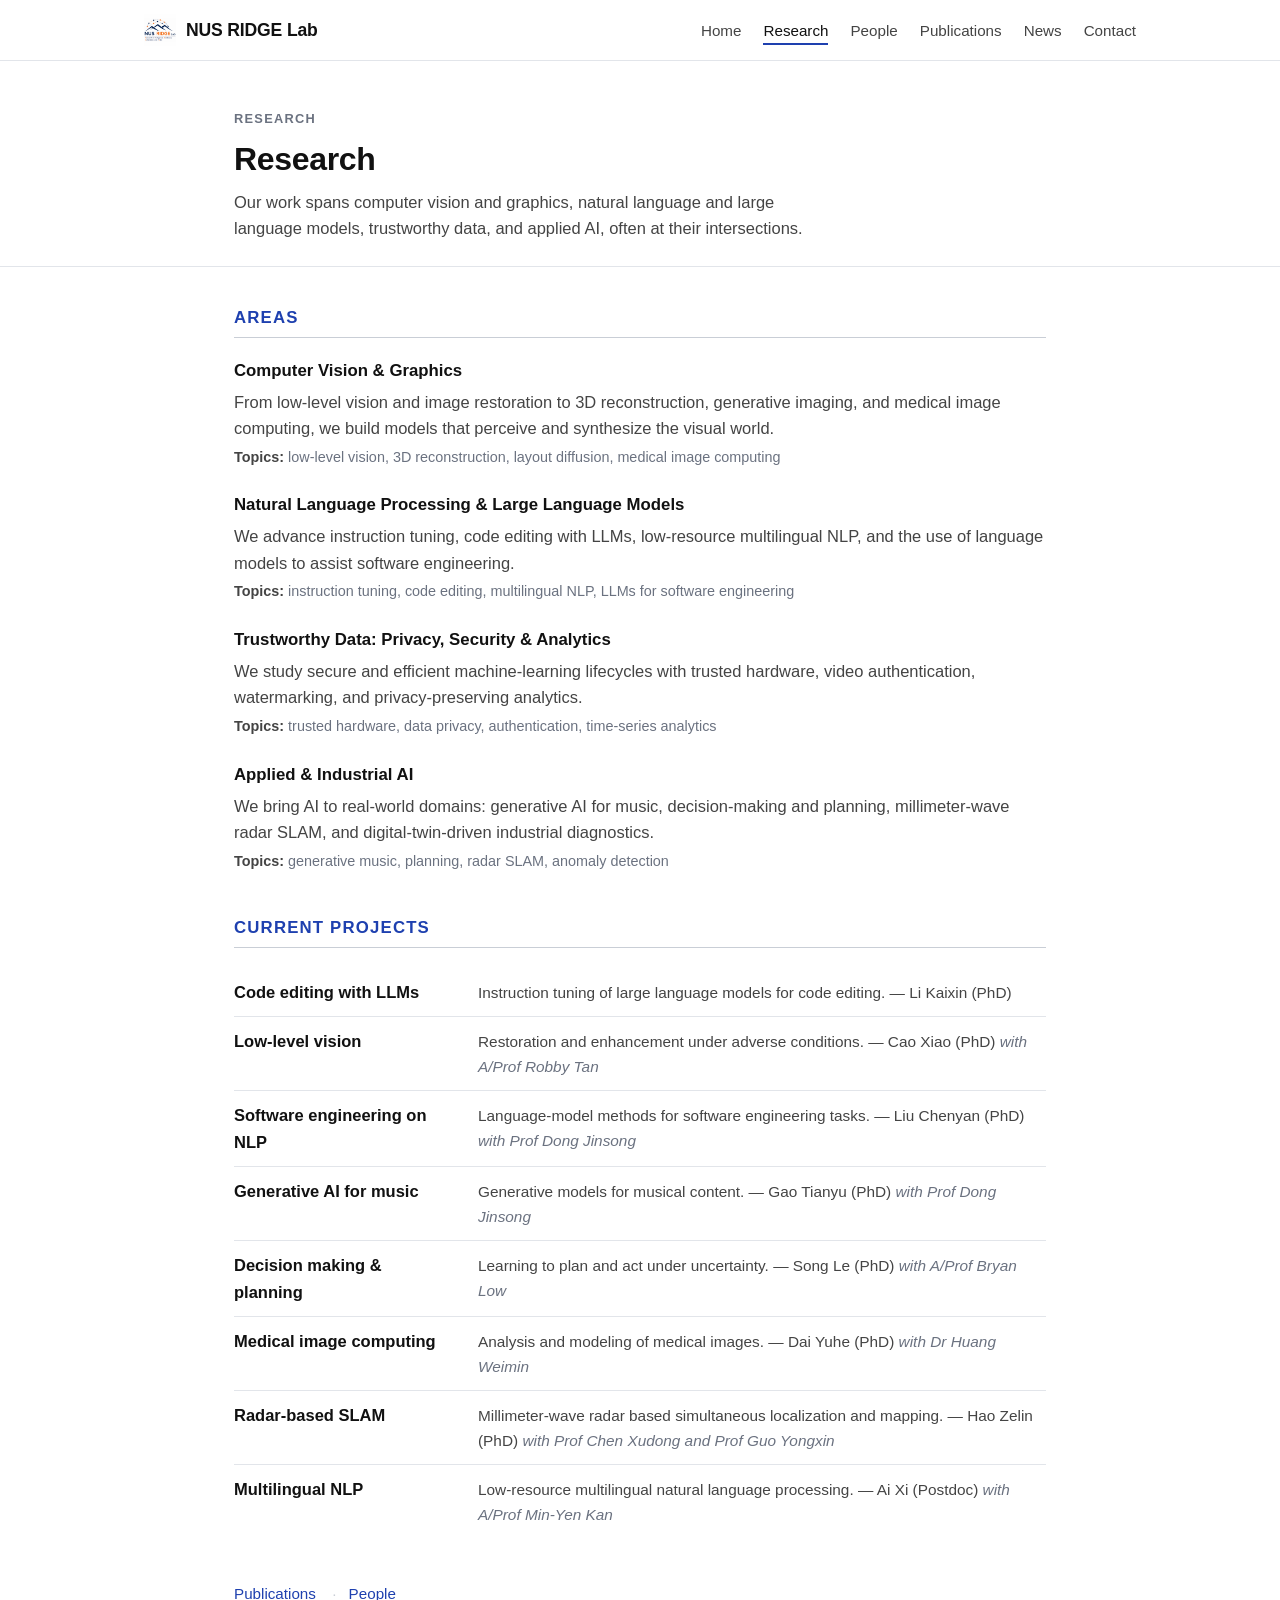
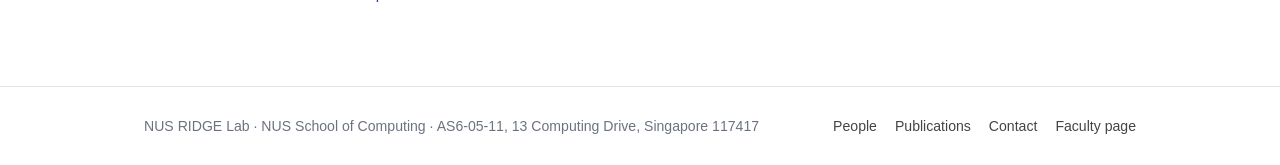
<file: research.html>
<!DOCTYPE html>
<html lang="en">
<head>
  <meta charset="UTF-8">
  <meta name="viewport" content="width=device-width, initial-scale=1.0">
  <title>Research — NUS RIDGE Lab</title>
  <meta name="description" content="Research areas and current projects of NUS RIDGE Lab, NUS School of Computing.">
  <link rel="icon" type="image/png" href="assets/lab_logo.png">
  <link rel="stylesheet" href="css/style.css">
</head>
<body>

  <header class="site-header">
    <nav class="nav">
      <a class="brand" href="index.html"><img class="brand-logo" src="assets/lab_logo.png" alt="NUS RIDGE Lab logo"><span>NUS RIDGE Lab</span></a>
      <button class="nav-toggle" aria-label="Toggle navigation">&#9776;</button>
      <ul class="nav-links">
        <li><a href="index.html">Home</a></li>
        <li><a href="research.html">Research</a></li>
        <li><a href="people.html">People</a></li>
        <li><a href="publications.html">Publications</a></li>
        <li><a href="news.html">News</a></li>
        <li><a href="contact.html">Contact</a></li>
      </ul>
    </nav>
  </header>

  <div class="masthead">
    <div class="container">
      <div class="kicker">Research</div>
      <h1>Research</h1>
      <p>Our work spans computer vision and graphics, natural language and large language models, trustworthy data, and applied AI, often at their intersections.</p>
    </div>
  </div>

  <main>
    <div class="container">

      <section>
        <h2 class="section-title">Areas</h2>
        <dl class="def-list">
          <dt>Computer Vision &amp; Graphics</dt>
          <dd>From low-level vision and image restoration to 3D reconstruction, generative imaging, and medical image computing, we build models that perceive and synthesize the visual world.</dd>
          <p class="keywords"><strong>Topics:</strong> low-level vision, 3D reconstruction, layout diffusion, medical image computing</p>

          <dt>Natural Language Processing &amp; Large Language Models</dt>
          <dd>We advance instruction tuning, code editing with LLMs, low-resource multilingual NLP, and the use of language models to assist software engineering.</dd>
          <p class="keywords"><strong>Topics:</strong> instruction tuning, code editing, multilingual NLP, LLMs for software engineering</p>

          <dt>Trustworthy Data: Privacy, Security &amp; Analytics</dt>
          <dd>We study secure and efficient machine-learning lifecycles with trusted hardware, video authentication, watermarking, and privacy-preserving analytics.</dd>
          <p class="keywords"><strong>Topics:</strong> trusted hardware, data privacy, authentication, time-series analytics</p>

          <dt>Applied &amp; Industrial AI</dt>
          <dd>We bring AI to real-world domains: generative AI for music, decision-making and planning, millimeter-wave radar SLAM, and digital-twin-driven industrial diagnostics.</dd>
          <p class="keywords"><strong>Topics:</strong> generative music, planning, radar SLAM, anomaly detection</p>
        </dl>
      </section>

      <section>
        <h2 class="section-title">Current projects</h2>
        <ul class="roster">
          <li>
            <span class="who">Code editing with LLMs</span>
            <span class="detail">Instruction tuning of large language models for code editing. &mdash; Li Kaixin (PhD)</span>
          </li>
          <li>
            <span class="who">Low-level vision</span>
            <span class="detail">Restoration and enhancement under adverse conditions. &mdash; Cao Xiao (PhD) <span class="cosup">with A/Prof Robby Tan</span></span>
          </li>
          <li>
            <span class="who">Software engineering on NLP</span>
            <span class="detail">Language-model methods for software engineering tasks. &mdash; Liu Chenyan (PhD) <span class="cosup">with Prof Dong Jinsong</span></span>
          </li>
          <li>
            <span class="who">Generative AI for music</span>
            <span class="detail">Generative models for musical content. &mdash; Gao Tianyu (PhD) <span class="cosup">with Prof Dong Jinsong</span></span>
          </li>
          <li>
            <span class="who">Decision making &amp; planning</span>
            <span class="detail">Learning to plan and act under uncertainty. &mdash; Song Le (PhD) <span class="cosup">with A/Prof Bryan Low</span></span>
          </li>
          <li>
            <span class="who">Medical image computing</span>
            <span class="detail">Analysis and modeling of medical images. &mdash; Dai Yuhe (PhD) <span class="cosup">with Dr Huang Weimin</span></span>
          </li>
          <li>
            <span class="who">Radar-based SLAM</span>
            <span class="detail">Millimeter-wave radar based simultaneous localization and mapping. &mdash; Hao Zelin (PhD) <span class="cosup">with Prof Chen Xudong and Prof Guo Yongxin</span></span>
          </li>
          <li>
            <span class="who">Multilingual NLP</span>
            <span class="detail">Low-resource multilingual natural language processing. &mdash; Ai Xi (Postdoc) <span class="cosup">with A/Prof Min-Yen Kan</span></span>
          </li>
        </ul>
      </section>

      <section>
        <p class="inline-links">
          <a href="publications.html">Publications</a>
          <span class="sep">&middot;</span>
          <a href="people.html">People</a>
        </p>
      </section>

    </div>
  </main>

  <footer class="site-footer">
    <div class="footer-inner">
      <div>NUS RIDGE Lab &middot; NUS School of Computing &middot; AS6-05-11, 13 Computing Drive, Singapore 117417</div>
      <div class="footer-links">
        <a href="people.html">People</a>
        <a href="publications.html">Publications</a>
        <a href="contact.html">Contact</a>
        <a href="https://www.comp.nus.edu.sg/~huangzy/" target="_blank" rel="noopener">Faculty page</a>
      </div>
    </div>
  </footer>

  <script src="js/main.js"></script>
</body>
</html>
</file>
<file: css/style.css>
/* =========================================================
   NUS RIDGE Lab — stylesheet
   Academic, text-forward. Information over ornament.
   Theme: white / deep blue accent / near-black text
   ========================================================= */

:root {
  --accent: #1e40af;
  --accent-dark: #1e3a8a;
  --text: #1a1a1a;
  --text-soft: #444;
  --muted: #6b7280;
  --line: #e2e5ea;
  --line-strong: #c9ced6;
  --bg: #ffffff;
  --bg-alt: #f7f8fa;
  --max: 860px;          /* narrow, reading-width column */
  --max-wide: 1040px;
  --serif: Georgia, "Times New Roman", Cambria, serif;
  --sans: -apple-system, BlinkMacSystemFont, "Segoe UI", Roboto, Helvetica, Arial, sans-serif;
}

* { box-sizing: border-box; }
html { scroll-behavior: smooth; }

body {
  margin: 0;
  font-family: var(--sans);
  color: var(--text);
  background: var(--bg);
  line-height: 1.6;
  font-size: 16.5px;
  -webkit-font-smoothing: antialiased;
  text-rendering: optimizeLegibility;
}

h1, h2, h3, h4 { color: #111; line-height: 1.3; font-weight: 650; margin: 0 0 .4em; }
h1 { font-size: 1.9rem; letter-spacing: -.01em; }
h2 { font-size: 1.4rem; }
h3 { font-size: 1.1rem; }

a { color: var(--accent); text-decoration: none; }
a:hover { text-decoration: underline; }

p { margin: 0 0 1em; }

.container { max-width: var(--max); margin: 0 auto; padding: 0 24px; }
.container.wide { max-width: var(--max-wide); }

hr { border: 0; border-top: 1px solid var(--line); margin: 2.5rem 0; }

/* ---------- Header / nav ---------- */
.site-header {
  border-bottom: 1px solid var(--line);
  background: var(--bg);
}
.nav {
  max-width: var(--max-wide);
  margin: 0 auto;
  padding: 0 24px;
  display: flex;
  align-items: center;
  justify-content: space-between;
  height: 60px;
}
.brand {
  display: inline-flex;
  align-items: center;
  gap: 10px;
  font-weight: 700;
  font-size: 1.1rem;
  color: #111;
  letter-spacing: -.01em;
}
.brand-logo {
  height: 32px;
  width: 32px;
  object-fit: contain;
  display: block;
}
.brand:hover { text-decoration: none; }
.nav-links { display: flex; gap: 22px; list-style: none; margin: 0; padding: 0; }
.nav-links a {
  color: var(--text-soft);
  font-size: .95rem;
  padding: 4px 0;
  border-bottom: 2px solid transparent;
}
.nav-links a:hover { color: var(--accent); text-decoration: none; }
.nav-links a.active { color: #111; border-bottom-color: var(--accent); }
.nav-toggle {
  display: none;
  background: none; border: 1px solid var(--line); border-radius: 6px;
  width: 40px; height: 36px; cursor: pointer; font-size: 1.2rem; color: var(--text);
}

/* ---------- Page masthead ---------- */
.masthead { padding: 48px 0 24px; border-bottom: 1px solid var(--line); }
.masthead .container { max-width: var(--max); }
.masthead h1 { font-size: 2rem; margin-bottom: .25em; }
.masthead .kicker {
  font-size: .8rem; text-transform: uppercase; letter-spacing: .1em;
  color: var(--muted); margin-bottom: 10px; font-weight: 600;
}
.masthead p { color: var(--text-soft); margin: 0; max-width: 64ch; }
.masthead .expansion {
  font-size: 1rem; color: var(--muted); margin: 0 0 14px;
  letter-spacing: .01em;
}
.masthead .expansion strong { color: var(--accent); font-weight: 700; }

/* ---------- Generic content ---------- */
main { padding: 40px 0 64px; }
section { margin-bottom: 44px; }
section:last-child { margin-bottom: 0; }

h2.section-title {
  font-size: 1.05rem;
  text-transform: uppercase;
  letter-spacing: .07em;
  color: var(--accent);
  font-weight: 700;
  padding-bottom: 8px;
  border-bottom: 1px solid var(--line-strong);
  margin-bottom: 20px;
}

.lead { font-size: 1.12rem; color: var(--text-soft); }

ul.clean { list-style: none; padding: 0; margin: 0; }

/* inline text links list (e.g. CV / homepage) */
.inline-links { font-size: .95rem; color: var(--muted); }
.inline-links a { margin-right: 4px; }
.sep { color: var(--line-strong); margin: 0 8px; }

/* ---------- About / PI block ---------- */
.pi-block { display: grid; grid-template-columns: 150px 1fr; gap: 28px; align-items: start; }
.pi-photo {
  width: 150px; height: 188px;
  background: var(--bg-alt);
  border: 1px solid var(--line);
  display: flex; align-items: center; justify-content: center;
  color: var(--muted); font-family: var(--serif); font-size: 2.2rem;
  overflow: hidden;
}
.pi-photo img { width: 100%; height: 100%; object-fit: cover; }
.pi-meta { list-style: none; padding: 0; margin: 12px 0 0; font-size: .92rem; color: var(--text-soft); }
.pi-meta li { padding: 2px 0; }

/* ---------- Definition-style research list ---------- */
.def-list { margin: 0; }
.def-list dt {
  font-weight: 650; color: #111; margin-top: 1.4em; font-size: 1.05rem;
}
.def-list dt:first-child { margin-top: 0; }
.def-list dd { margin: .25em 0 0; color: var(--text-soft); }
.def-list .keywords { font-size: .9rem; color: var(--muted); margin-top: .3em; }
.def-list .keywords strong { color: var(--text-soft); font-weight: 600; }

/* ---------- People ---------- */
.people-section { margin-bottom: 36px; }
.people-section h2 .count { color: var(--muted); font-weight: 400; font-size: .95rem; }

/* roster: name + topic on aligned rows */
.roster { list-style: none; padding: 0; margin: 0; }
.roster > li {
  padding: 11px 0;
  border-bottom: 1px solid var(--line);
  display: grid;
  grid-template-columns: 220px 1fr;
  gap: 4px 24px;
  align-items: baseline;
}
.roster > li:last-child { border-bottom: 0; }
.roster .who { font-weight: 600; color: #111; }
.roster .who a { color: #111; }
.roster .who a:hover { color: var(--accent); }
.roster .detail { color: var(--text-soft); font-size: .96rem; }
.roster .detail .cosup { color: var(--muted); font-style: italic; }
.roster .affil { color: var(--text-soft); font-size: .96rem; }

/* compact two-column name list for visiting / reviewed */
.namelist { columns: 2; column-gap: 40px; list-style: none; padding: 0; margin: 0; }
.namelist li { break-inside: avoid; padding: 5px 0; font-size: .95rem; color: var(--text-soft); }
.namelist li .who { color: #111; font-weight: 600; }

/* collapsible long lists */
details.disclosure { border-top: 1px solid var(--line); }
details.disclosure > summary {
  cursor: pointer; font-weight: 600; padding: 14px 0; color: #111;
  list-style: none; display: flex; align-items: baseline; gap: 8px;
}
details.disclosure > summary::-webkit-details-marker { display: none; }
details.disclosure > summary::before { content: "▸"; color: var(--accent); font-size: .85em; }
details.disclosure[open] > summary::before { content: "▾"; }
details.disclosure > summary .count { color: var(--muted); font-weight: 400; font-size: .9rem; }
details.disclosure .disclosure-body { padding: 4px 0 18px; }

/* ---------- Publications ---------- */
.pub-year { font-size: 1.1rem; font-weight: 650; color: #111; margin: 28px 0 12px; }
.pub-list { list-style: none; padding: 0; margin: 0; counter-reset: pub; }
.pub-list li {
  padding: 10px 0; border-bottom: 1px solid var(--line); font-size: .98rem;
}
.pub-list li:last-child { border-bottom: 0; }
.pub-list .pub-title { font-weight: 600; color: #111; }
.pub-list .pub-authors { color: var(--text-soft); }
.pub-list .pub-venue { color: var(--muted); font-style: italic; }

/* ---------- News ---------- */
.news-list { list-style: none; padding: 0; margin: 0; }
.news-list li {
  display: grid; grid-template-columns: 110px 1fr; gap: 20px;
  padding: 12px 0; border-bottom: 1px solid var(--line);
}
.news-list li:last-child { border-bottom: 0; }
.news-list .date { color: var(--muted); font-size: .9rem; padding-top: 1px; }
.news-list .what strong { color: #111; }

/* ---------- Contact ---------- */
.contact-table { width: 100%; border-collapse: collapse; }
.contact-table th {
  text-align: left; vertical-align: top; width: 130px;
  padding: 9px 16px 9px 0; color: var(--muted); font-weight: 600; font-size: .9rem;
  border-bottom: 1px solid var(--line);
}
.contact-table td { padding: 9px 0; border-bottom: 1px solid var(--line); color: var(--text); }
.map-embed { width: 100%; aspect-ratio: 16 / 9; border: 1px solid var(--line); margin-top: 24px; }

/* ---------- Callout / note ---------- */
.note {
  background: var(--bg-alt);
  border-left: 3px solid var(--accent);
  padding: 14px 18px;
  font-size: .95rem;
  color: var(--text-soft);
  margin: 0 0 24px;
}
.note strong { color: var(--text); }

/* ---------- Footer ---------- */
.site-footer {
  border-top: 1px solid var(--line);
  padding: 28px 0;
  color: var(--muted);
  font-size: .88rem;
}
.site-footer .nav { height: auto; }
.footer-inner {
  max-width: var(--max-wide); margin: 0 auto; padding: 0 24px;
  display: flex; justify-content: space-between; flex-wrap: wrap; gap: 12px;
}
.footer-inner a { color: var(--text-soft); }
.footer-links { display: flex; gap: 18px; flex-wrap: wrap; }

/* ---------- Responsive ---------- */
@media (max-width: 720px) {
  .nav-links {
    position: absolute; top: 60px; left: 0; right: 0;
    flex-direction: column; gap: 0; background: #fff;
    border-bottom: 1px solid var(--line); padding: 8px 24px 16px;
    display: none; z-index: 50;
  }
  .nav-links.open { display: flex; }
  .nav-links a { padding: 10px 0; }
  .nav-toggle { display: block; }
  .pi-block { grid-template-columns: 1fr; gap: 18px; }
  .pi-photo { width: 130px; height: 163px; }
  .roster > li { grid-template-columns: 1fr; gap: 2px; }
  .namelist { columns: 1; }
  .news-list li { grid-template-columns: 1fr; gap: 2px; }
}
</file>
